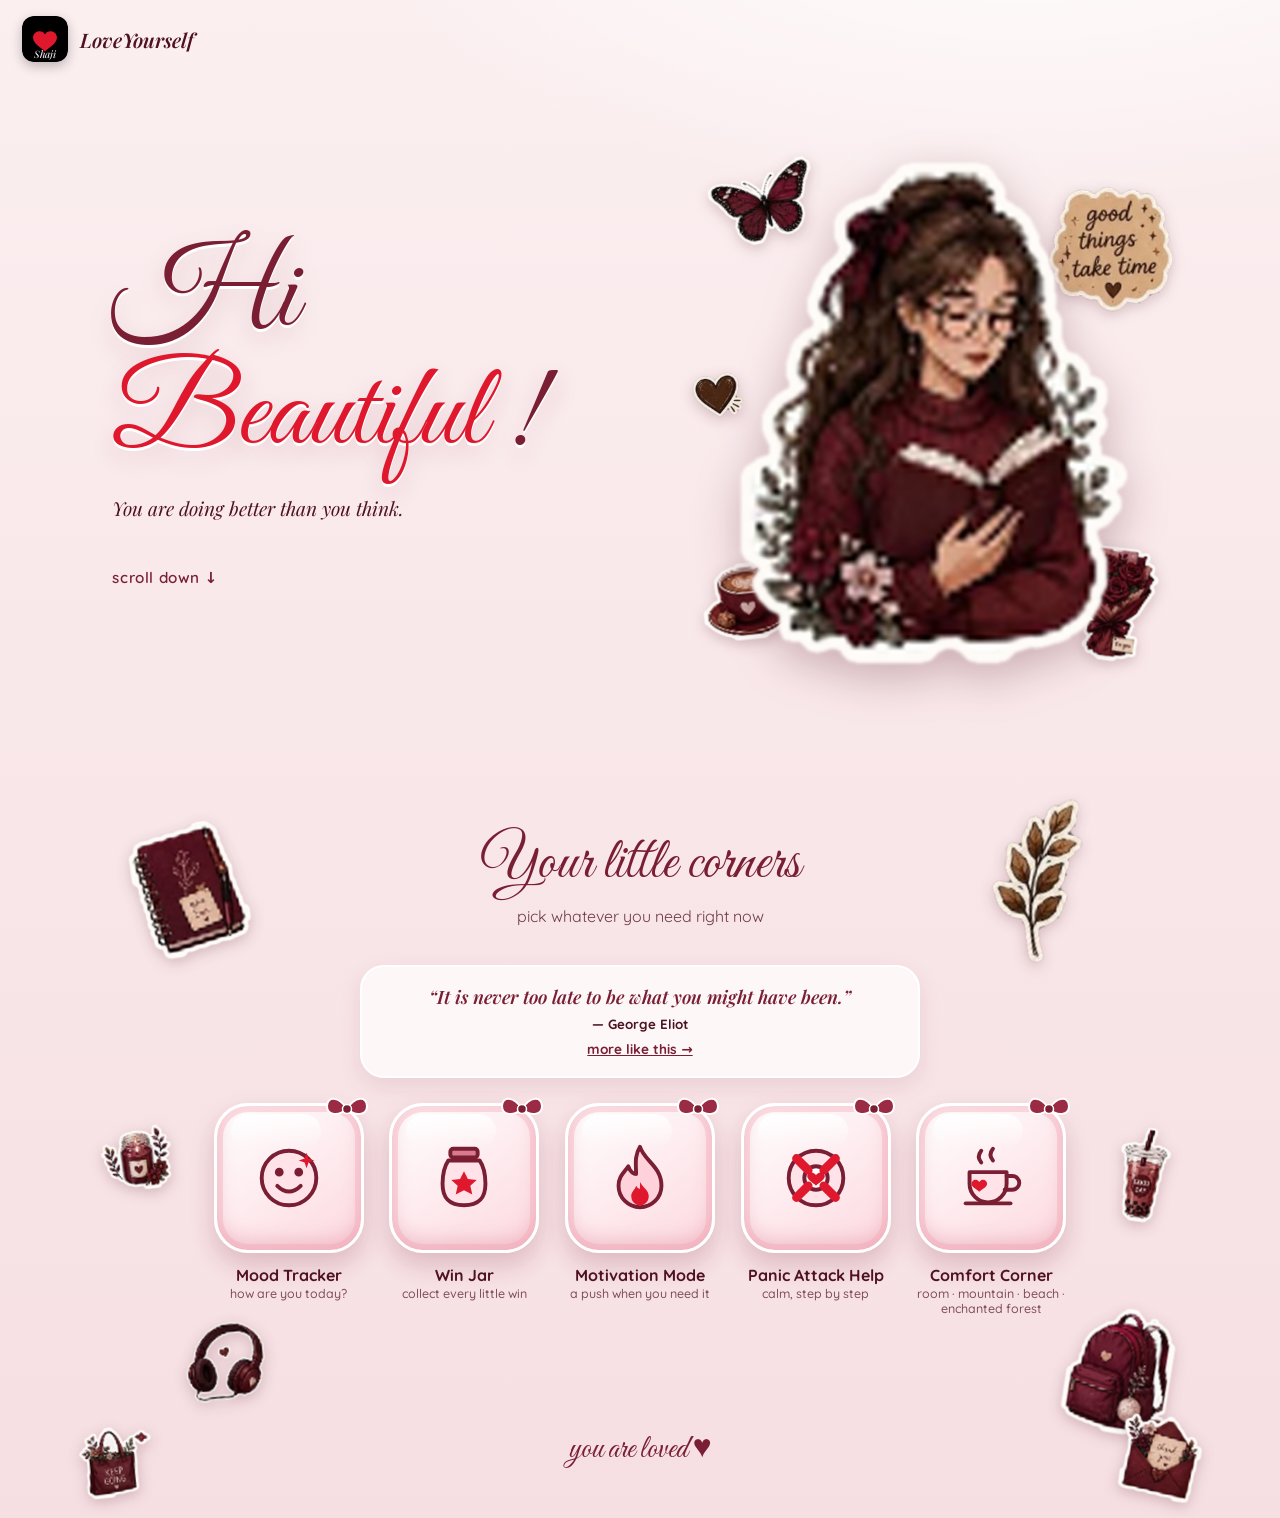
<file: index.html>
<!doctype html>
<html lang="en"><head><meta charset="utf-8">
<meta name="viewport" content="width=device-width,initial-scale=1">
<title>LoveYourself</title>
<link rel="stylesheet" href="style.css?v=4"><link rel="icon" href="favicon.svg" type="image/svg+xml">
<link rel="preconnect" href="https://fonts.googleapis.com"><link rel="preconnect" href="https://fonts.gstatic.com" crossorigin>
<link href="https://fonts.googleapis.com/css2?family=Great+Vibes&family=Playfair+Display:ital,wght@0,600;1,500;1,600&family=Quicksand:wght@500;600;700&display=swap" rel="stylesheet">
</head>
<body>
<header class="top">
  <svg class="logo" viewBox="0 0 100 100" role="img" aria-label="LoveYourself logo"><rect width="100" height="100" rx="22" fill="#000"/><path d="M50 40c-6-12-26-8-26 7 0 14 18 22 26 30 8-8 26-16 26-30 0-15-20-19-26-7z" fill="#e0182d"/><text x="50" y="92" text-anchor="middle" font-family="Playfair Display,Georgia,serif" font-style="italic" font-size="22" fill="#fff">Shaji</text></svg>
  <span class="brand">LoveYourself</span>
</header>
<main>
<section class="hero">
  <div class="greet">
    <h1>Hi <span>Beautiful</span> !</h1>
    <p class="affirm" id="affirm" title="tap for another"></p>
    <a class="hint" href="#tabs">scroll down ↓</a>
  </div>
  <div class="hero-art">
    <img class="stk s-butterfly" src="butterfly.png?v=2" alt="">
    <img class="stk s-goodthings" src="goodthings.png?v=2" alt="">
    <img class="girl" src="girl.png?v=2" alt="A girl in a cosy sweater reading a book">
    <img class="stk s-latte" src="latte.png?v=2" alt="">
    <img class="stk s-roses" src="roses.png?v=2" alt="">
    <img class="stk s-heart" src="heart.png?v=2" alt="">
  </div>
</section>
<section class="tabs" id="tabs">
  <h2>Your little corners</h2>
  <p class="sub">pick whatever you need right now</p>
  <img class="stk d1" src="journal.png?v=2" alt="" loading="lazy">
  <img class="stk d2" src="backpack.png?v=2" alt="" loading="lazy">
  <img class="stk d3" src="headphones.png?v=2" alt="" loading="lazy">
  <img class="stk d4" src="leaf.png?v=2" alt="" loading="lazy">
  <img class="stk d5" src="candle.png?v=2" alt="" loading="lazy">
  <img class="stk d6" src="boba.png?v=2" alt="" loading="lazy">
  <div class="hq" id="hq"><q id="hqq"></q><small id="hqa"></small><a href="motivation.html">more like this →</a></div>
<style>.hq{max-width:560px;margin:0 auto 1.6rem;padding:1.1rem 1.4rem;text-align:center;border-radius:24px;background:rgba(255,255,255,.7);border:2px solid #fff;box-shadow:0 8px 22px rgba(122,31,51,.1)}.hq q{display:block;font:italic 600 1.15rem 'Playfair Display',serif;color:#7a1f33;quotes:'“' '”'}.hq small{display:block;margin:.4rem 0;font-weight:700;color:#4e1220}.hq a{font-size:.85rem;color:#7a1f33;font-weight:700}</style>
<script src="quotes.js"></script><script>(function(){var s=LYQUOTES.filter(function(x){return x.q.length<140}),d=new Date(),i=(d.getFullYear()*400+d.getMonth()*31+d.getDate())%s.length;document.getElementById('hqq').textContent=s[i].q;document.getElementById('hqa').textContent='— '+s[i].a})()</script>
<div class="grid"><a class="tile" href="mood.html"><div class="glass"><svg viewBox="0 0 80 80" fill="none" stroke="#7a1f33" stroke-width="4" stroke-linecap="round"><circle cx="40" cy="40" r="28" fill="#ffe3e8"/><circle cx="30" cy="34" r="2.5" fill="#7a1f33"/><circle cx="50" cy="34" r="2.5" fill="#7a1f33"/><path d="M28 48q12 12 24 0"/><path d="M58 14l2 6 6 2-6 2-2 6-2-6-6-2 6-2z" fill="#e0182d" stroke="none"/></svg><svg class="bow" viewBox="0 0 44 30"><path d="M22 15C14 2 2 2 2 12s12 10 20 3zM22 15c8-13 20-13 20-3s-12 10-20 3z" fill="#9b2b44" stroke="#fff" stroke-width="2"/><circle cx="22" cy="15" r="4.5" fill="#7a1f33" stroke="#fff" stroke-width="1.5"/></svg></div>Mood Tracker<small>how are you today?</small></a><a class="tile" href="win.html"><div class="glass"><svg viewBox="0 0 80 80" fill="none" stroke="#7a1f33" stroke-width="4" stroke-linejoin="round" stroke-linecap="round"><rect x="26" y="10" width="28" height="9" rx="3" fill="#d97a8e"/><path d="M24 22h32c4 6 6 14 6 24 0 14-6 22-22 22S18 60 18 46c0-10 2-18 6-24z" fill="#ffe3e8"/><path d="M40 33l4 8 9 1-6.5 6 2 9-8.5-4.5L31.500 57l2-9-6.500-6 9-1z" fill="#e0182d" stroke="none"/></svg><svg class="bow" viewBox="0 0 44 30"><path d="M22 15C14 2 2 2 2 12s12 10 20 3zM22 15c8-13 20-13 20-3s-12 10-20 3z" fill="#9b2b44" stroke="#fff" stroke-width="2"/><circle cx="22" cy="15" r="4.5" fill="#7a1f33" stroke="#fff" stroke-width="1.5"/></svg></div>Win Jar<small>collect every little win</small></a><a class="tile" href="motivation.html"><div class="glass"><svg viewBox="0 0 80 80" fill="none" stroke="#7a1f33" stroke-width="4" stroke-linejoin="round" stroke-linecap="round"><path d="M40 8c4 14 22 20 22 40a22 22 0 0 1-44 0c0-10 6-14 10-20 2 6 6 8 8 8 0-10-2-18 4-28z" fill="#ffd1da"/><path d="M40 44c3 6 9 8 9 15a9 9 0 0 1-18 0c0-5 4-7 5-11 2 3 3 3 4 3z" fill="#e0182d" stroke="none"/></svg><svg class="bow" viewBox="0 0 44 30"><path d="M22 15C14 2 2 2 2 12s12 10 20 3zM22 15c8-13 20-13 20-3s-12 10-20 3z" fill="#9b2b44" stroke="#fff" stroke-width="2"/><circle cx="22" cy="15" r="4.5" fill="#7a1f33" stroke="#fff" stroke-width="1.5"/></svg></div>Motivation Mode<small>a push when you need it</small></a><a class="tile" href="panic.html"><div class="glass"><svg viewBox="0 0 80 80" fill="none" stroke="#7a1f33" stroke-width="4" stroke-linejoin="round" stroke-linecap="round"><circle cx="40" cy="40" r="28" fill="#ffe3e8"/><circle cx="40" cy="40" r="12" fill="#fff"/><path d="M20 20l12 12M60 20L48 32M20 60l12-12M60 60L48 48" stroke="#e0182d" stroke-width="9"/><path d="M40 46c-4-5-9-3-9 1 0 4 5 6 9 10 4-4 9-6 9-10 0-4-5-6-9-1z" fill="#e0182d" stroke="none" transform="translate(0,-9) scale(1)"/></svg><svg class="bow" viewBox="0 0 44 30"><path d="M22 15C14 2 2 2 2 12s12 10 20 3zM22 15c8-13 20-13 20-3s-12 10-20 3z" fill="#9b2b44" stroke="#fff" stroke-width="2"/><circle cx="22" cy="15" r="4.5" fill="#7a1f33" stroke="#fff" stroke-width="1.5"/></svg></div>Panic Attack Help<small>calm, step by step</small></a><a class="tile" href="comfort.html"><div class="glass"><svg viewBox="0 0 80 80" fill="none" stroke="#7a1f33" stroke-width="4" stroke-linejoin="round" stroke-linecap="round"><path d="M18 34h38v12a19 19 0 0 1-38 0z" fill="#ffe3e8"/><path d="M56 38h6a7 7 0 0 1 0 14h-8" /><path d="M14 66h46" /><path d="M30 12q-5 6 0 12M42 10q-5 6 0 12" /><path d="M37 52c-3-4-8-2-8 2 0 3 4 5 8 8 4-3 8-5 8-8 0-4-5-6-8-2z" fill="#e0182d" stroke="none" transform="translate(-9,-8)"/></svg><svg class="bow" viewBox="0 0 44 30"><path d="M22 15C14 2 2 2 2 12s12 10 20 3zM22 15c8-13 20-13 20-3s-12 10-20 3z" fill="#9b2b44" stroke="#fff" stroke-width="2"/><circle cx="22" cy="15" r="4.5" fill="#7a1f33" stroke="#fff" stroke-width="1.5"/></svg></div>Comfort Corner<small>room · mountain · beach · enchanted forest</small></a></div>
</section>

</main>
<footer><img class="stk f1" src="tote.png?v=2" alt="" loading="lazy"><img class="stk f2" src="letter.png?v=2" alt="" loading="lazy">you are loved ♥</footer>
<script src="script.js"></script>
</body></html>
</file>
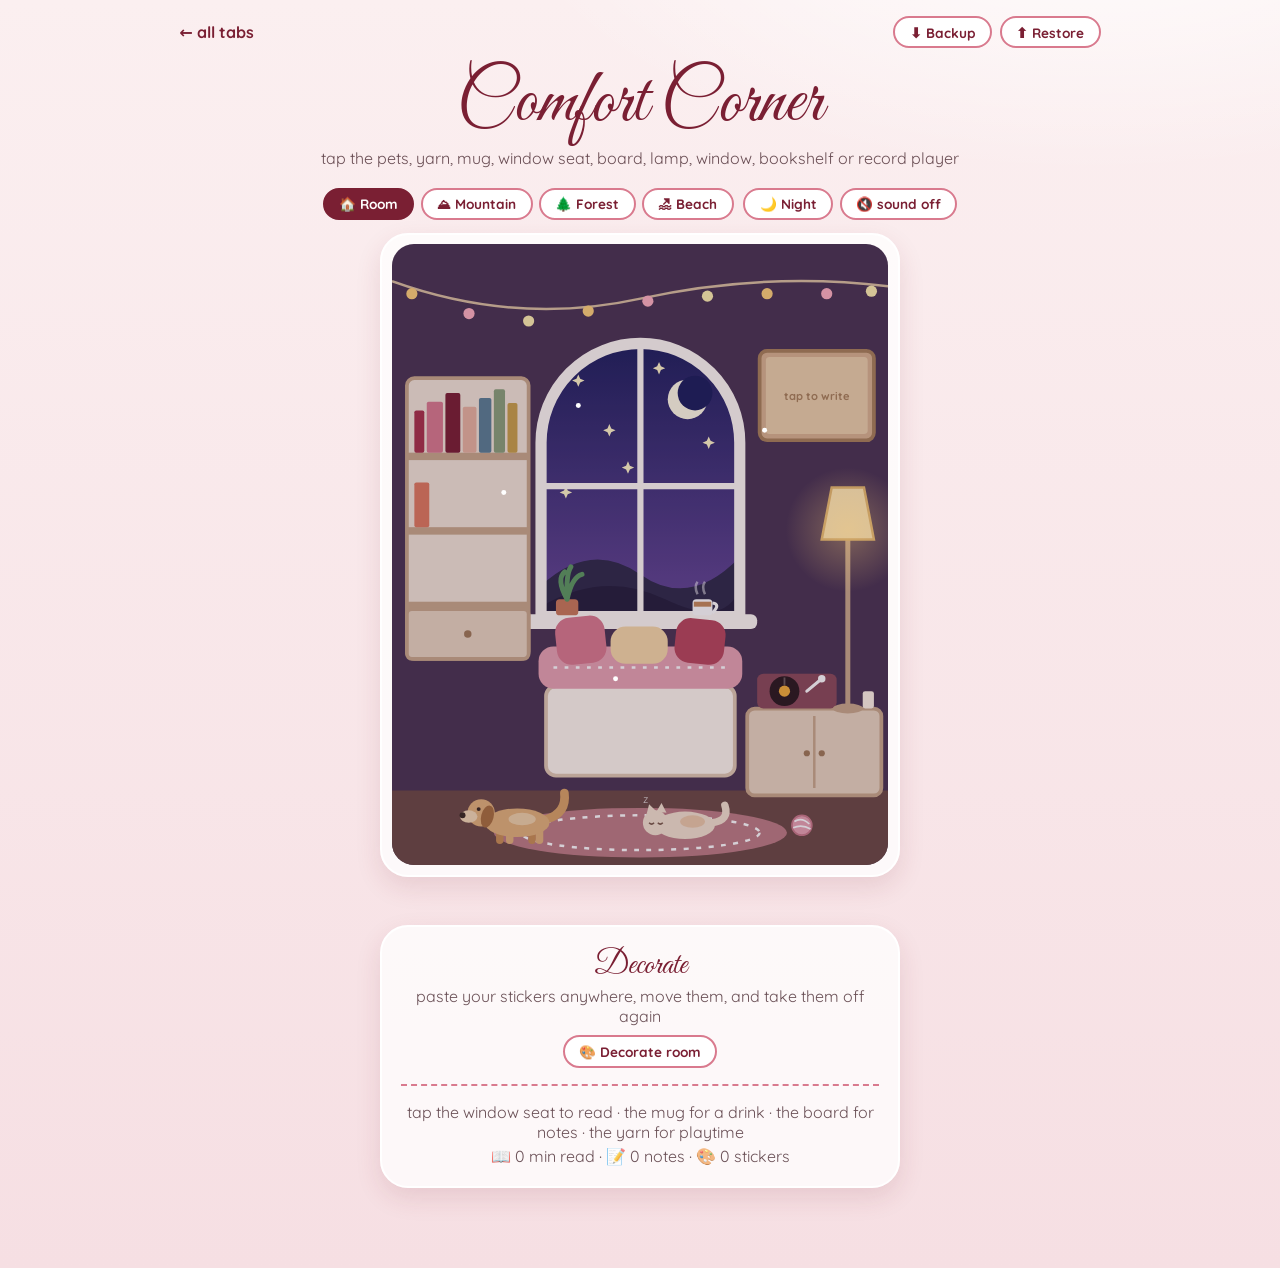
<file: comfort.html>
<!doctype html><html lang="en"><head><meta charset="utf-8"><meta name="viewport" content="width=device-width,initial-scale=1">
<title>Comfort Corner · LoveYourself</title><link rel="icon" href="favicon.svg" type="image/svg+xml"><link rel="stylesheet" href="pages.css?v=2"><link rel="stylesheet" href="comfort.css?v=3"></head>
<body>
<div class="bar"><a class="back" href="index.html#tabs">← all tabs</a><div id="backup" class="row" style="margin:0"></div></div>
<main class="wrap">
  <h1 class="title">Comfort Corner</h1>
  <p class="sub" id="hint">pick a place to rest</p>
  <div class="ctl">
    <div class="scenes" id="scenes"></div>
    <div class="tg"><button class="pill" id="dn"></button><button class="pill" id="snd">🔇 sound off</button></div>
  </div>
  <div class="stage card" id="stage"></div>
  <div class="selbar" id="toast"></div>
  <div class="card" id="garden" hidden style="max-width:520px;margin:1rem auto"></div>
</main>
<div class="modal" id="modal" hidden><div class="mbox"><button class="x" id="mx" aria-label="close">✕</button><div id="mbody"></div></div></div>
<script src="common.js"></script><script src="comfort.js"></script></body></html>
</file>
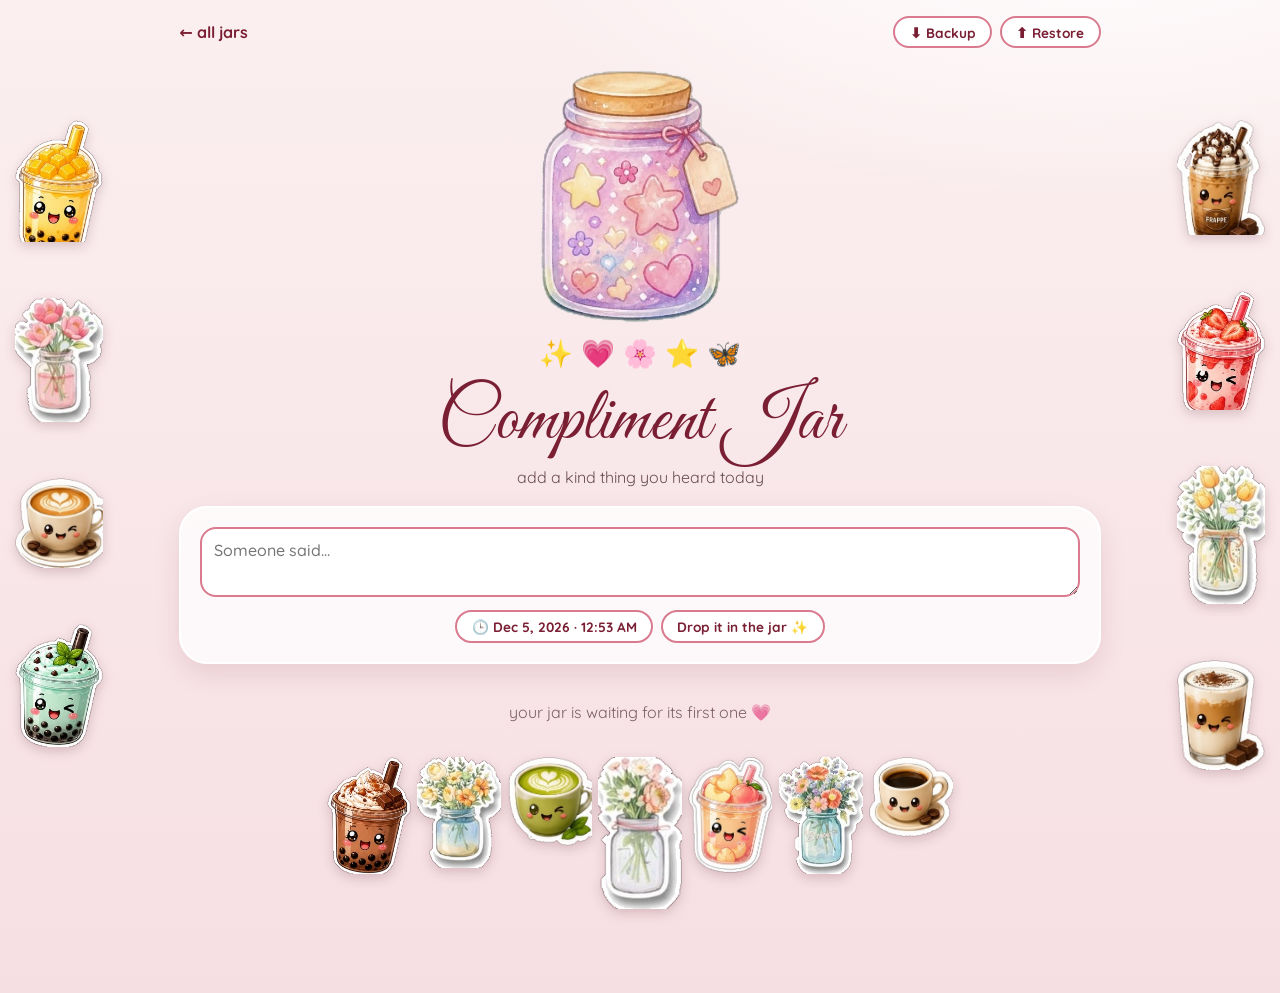
<file: jar.html>
<!doctype html><html lang="en"><head><meta charset="utf-8"><meta name="viewport" content="width=device-width,initial-scale=1">
<title>Jar · LoveYourself</title><link rel="icon" href="favicon.svg" type="image/svg+xml"><link rel="stylesheet" href="pages.css?v=1"></head>
<body>
<div class="bar"><a class="back" href="win.html">← all jars</a><div id="backup" class="row" style="margin:0"></div></div>
<div class="side l" data-kw="bo_02,fj_11,cf_10,bo_20"></div><div class="side r" data-kw="cf_02,bo_13,fj_13,cf_22"></div>
<main class="wrap">
  <div class="jarhead" id="head"></div>
  <div class="emo"><span>✨</span><span>💗</span><span>🌸</span><span>⭐</span><span>🦋</span></div>
  <h1 class="title" id="title"></h1><p class="sub" id="prompt"></p>
  <div class="card"><textarea class="note" id="txt" placeholder="write it here…"></textarea>
    <div class="row"><span class="pill" id="now" style="cursor:default"></span><button class="pill" id="add">Drop it in the jar ✨</button></div></div>
  <h2 class="sec" id="count"></h2><div id="list"></div>
<div class="strip kws" data-kw="bo_23,fj_31,cf_31,fj_30,bo_30,fj_33,cf_32"></div></main>
<script src="common.js"></script><script src="jar.js"></script><script src="deco.js"></script></body></html>
</file>
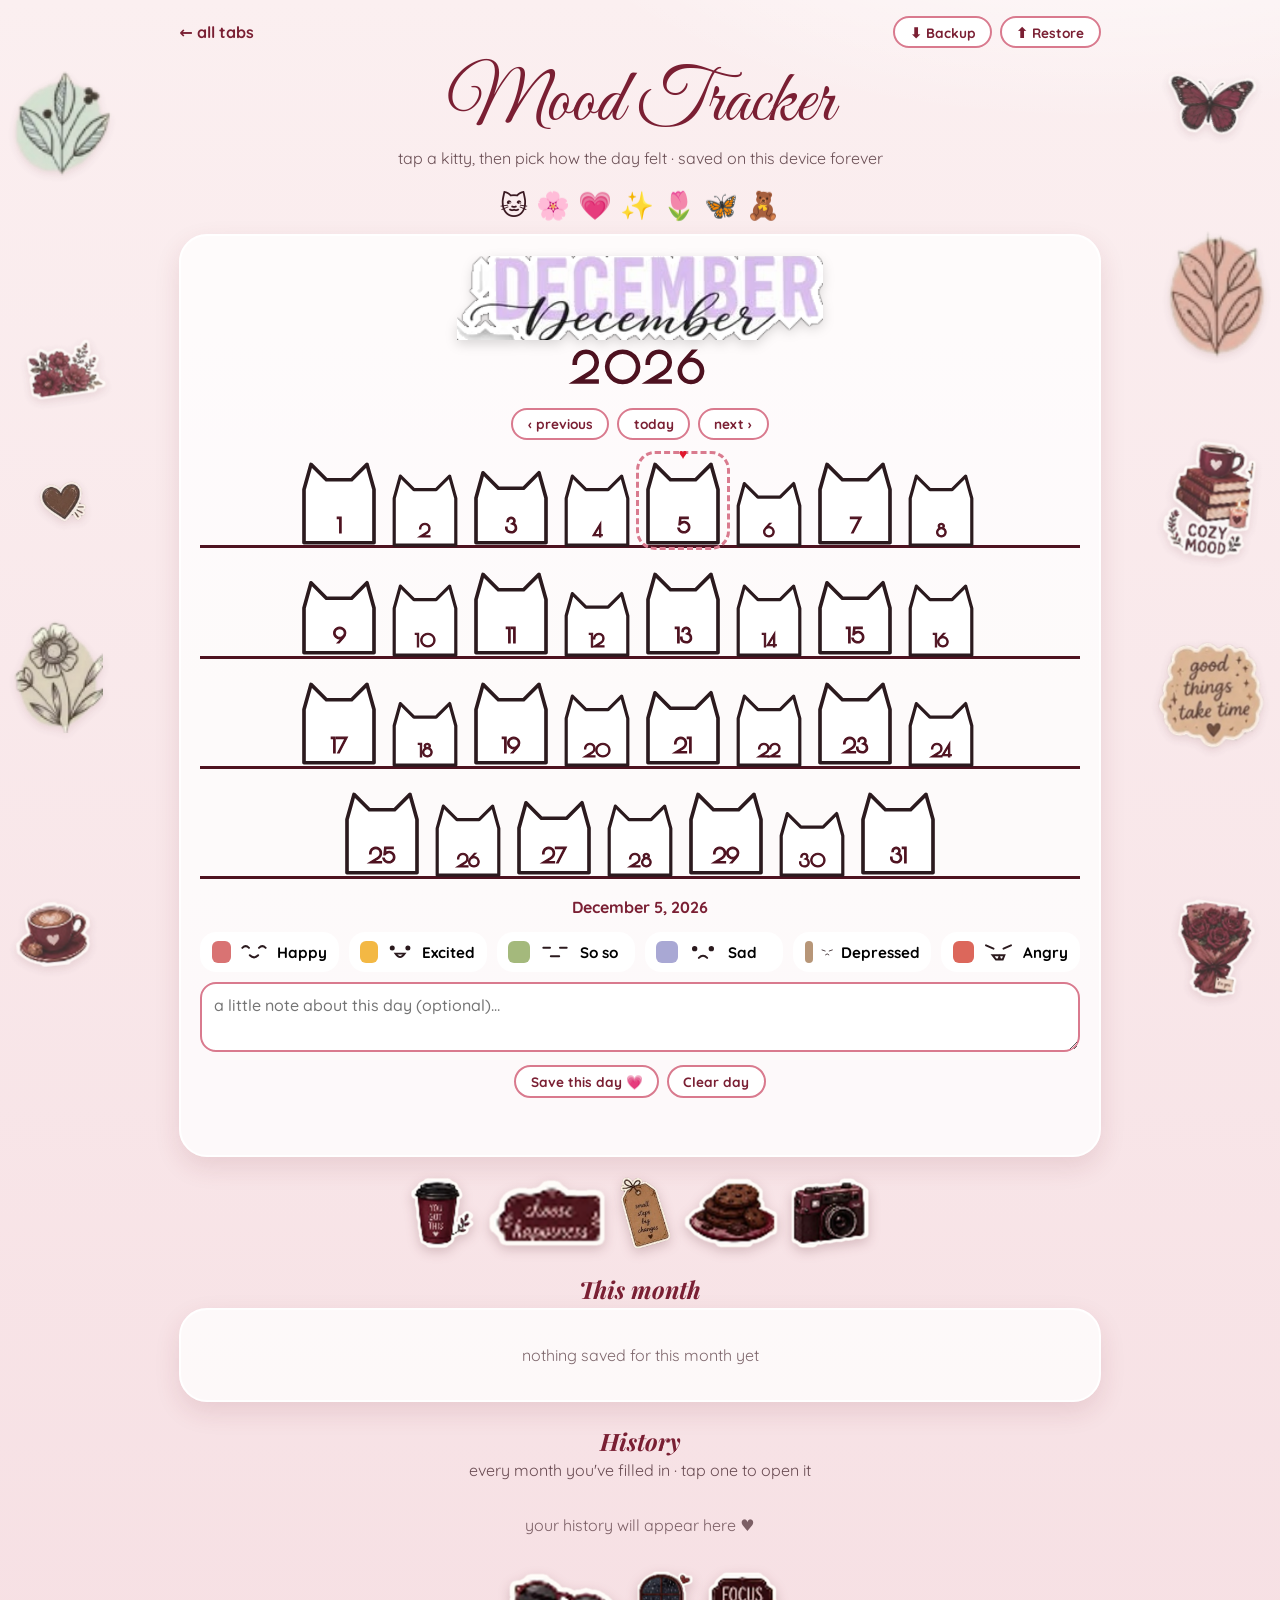
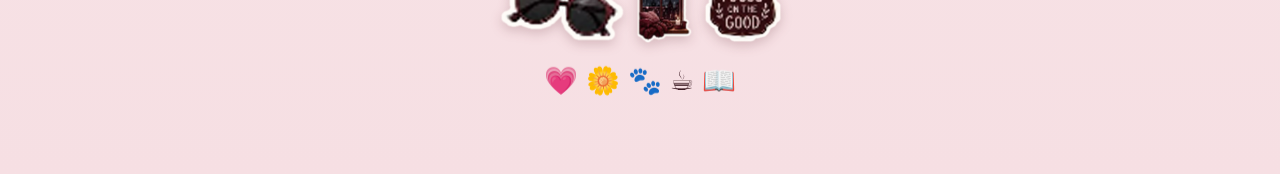
<file: mood.html>
<!doctype html><html lang="en"><head><meta charset="utf-8"><meta name="viewport" content="width=device-width,initial-scale=1">
<title>Mood Tracker · LoveYourself</title><link rel="icon" href="favicon.svg" type="image/svg+xml"><link rel="stylesheet" href="pages.css?v=1"></head>
<body>
<div class="bar"><a class="back" href="index.html#tabs">← all tabs</a><div id="backup" class="row" style="margin:0"></div></div>
<img class="deco" src="ly_b_00.png" style="width:100px;left:1%;top:70px" alt="">
<img class="deco" src="ly_b_22.png" style="width:100px;right:1%;top:230px" alt="">
<img class="deco" src="ly_b_40.png" style="width:90px;left:1%;top:620px" alt="">
<img class="deco" src="butterfly.png" style="width:90px;right:2%;top:70px;transform:rotate(10deg)" alt="">
<img class="deco" src="goodthings.png" style="width:110px;right:1%;top:640px;transform:rotate(7deg)" alt="">
<img class="deco" src="flowers.png" style="width:80px;left:2%;top:340px;transform:rotate(-8deg)" alt="">
<img class="deco" src="heart.png" style="width:50px;left:3%;top:480px" alt="">
<img class="deco" src="cozymood.png" style="width:90px;right:2%;top:440px;transform:rotate(6deg)" alt="">
<img class="deco" src="latte.png" style="width:80px;left:1%;top:900px;transform:rotate(-6deg)" alt="">
<img class="deco" src="roses.png" style="width:80px;right:2%;top:900px;transform:rotate(8deg)" alt="">
<main class="wrap">
  <h1 class="title">Mood Tracker</h1>
  <p class="sub">tap a kitty, then pick how the day felt · saved on this device forever</p>
  <div class="emo"><span>🐱</span><span>🌸</span><span>💗</span><span>✨</span><span>🌷</span><span>🦋</span><span>🧸</span></div>
  <div class="card">
    <div class="mhead"><div id="msticker"></div><div class="year" id="year"></div></div>
    <div class="nav"><button class="pill" id="prev">‹ previous</button><button class="pill" id="now">today</button><button class="pill" id="next">next ›</button></div>
    <div id="shelves"></div>
    <div class="selbar" id="selbar"></div>
    <div class="legend" id="legend"></div>
    <textarea class="note" id="note" placeholder="a little note about this day (optional)…"></textarea>
    <div class="row"><button class="pill" id="save">Save this day 💗</button><button class="pill" id="clear">Clear day</button></div>
    <div class="selbar" id="msg"></div>
  </div>
  <div class="strip"><img src="yougotthis.png" alt=""><img src="choosehappiness.png" alt=""><img src="smallsteps.png" alt=""><img src="cookies.png" alt=""><img src="camera.png" alt=""></div>
  <h2 class="sec">This month</h2><div class="card" id="tally"></div>
  <h2 class="sec">History</h2><p class="sub">every month you've filled in · tap one to open it</p>
  <div class="hist" id="hist"></div>
<div class="strip"><img src="sunglasses.png" alt=""><img src="window.png" alt=""><img src="focus.png" alt=""></div><div class="emo"><span>💗</span><span>🌼</span><span>🐾</span><span>☕</span><span>📖</span></div></main>
<script src="common.js"></script><script src="mood.js"></script></body></html>
</file>
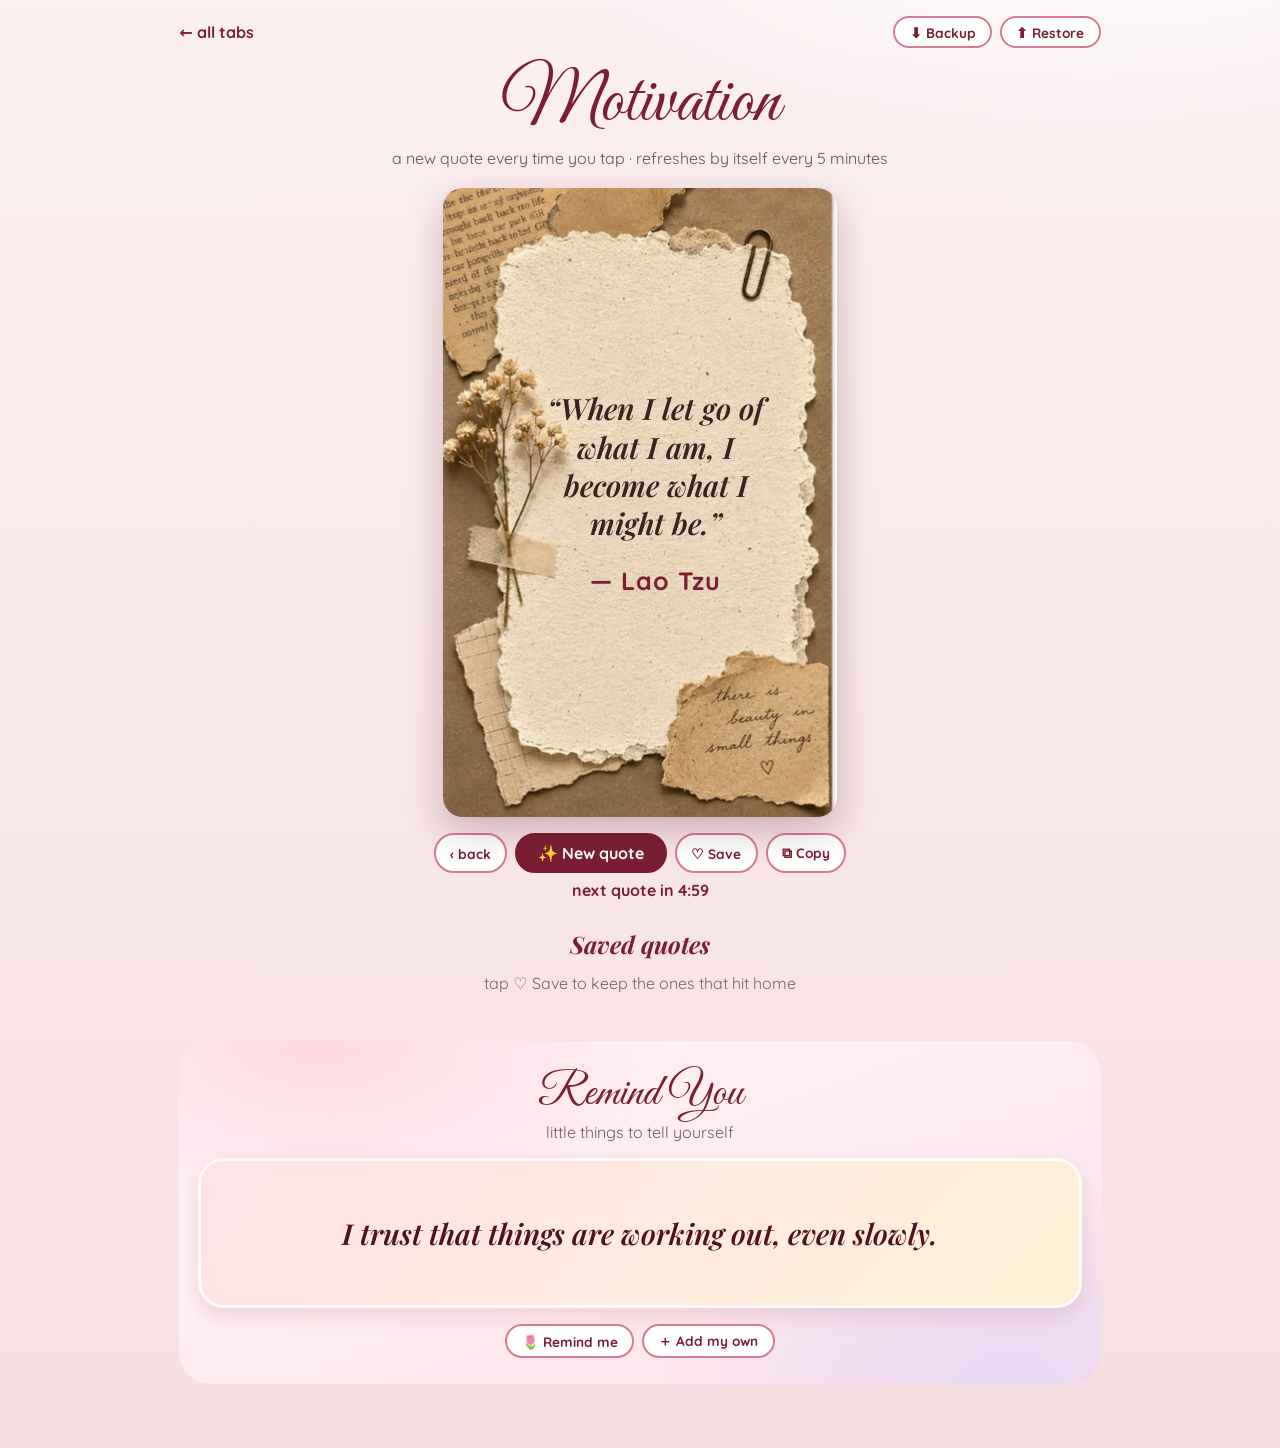
<file: motivation.html>
<!doctype html><html lang="en"><head><meta charset="utf-8"><meta name="viewport" content="width=device-width,initial-scale=1">
<title>Motivation · LoveYourself</title><link rel="icon" href="favicon.svg" type="image/svg+xml"><link rel="stylesheet" href="pages.css?v=2"><link rel="stylesheet" href="motivation.css?v=1"></head>
<body>
<div class="bar"><a class="back" href="index.html#tabs">← all tabs</a><div id="backup" class="row" style="margin:0"></div></div>
<main class="wrap">
  <h1 class="title">Motivation</h1>
  <p class="sub">a new quote every time you tap · refreshes by itself every 5 minutes</p>
  <div class="qcard" id="qcard"><div class="qtext" id="qtext"><p id="q"></p><cite id="qa"></cite></div></div>
  <div class="row"><button class="pill" id="prev">‹ back</button><button class="pill big" id="next">✨ New quote</button><button class="pill" id="fav">♡ Save</button><button class="pill" id="copy">⧉ Copy</button></div>
  <div class="selbar" id="timer"></div>
  <h2 class="sec">Saved quotes</h2><div id="favs"></div>
  <div class="remind" id="remind"><h2 class="sec2">Remind You</h2><p class="sub2">little things to tell yourself</p>
    <div class="aff" id="aff"></div>
    <div class="row"><button class="pill" id="anext">🌷 Remind me</button><button class="pill" id="aadd">＋ Add my own</button></div>
    <div id="mine"></div></div>
</main>
<script src="common.js"></script><script src="quotes.js"></script><script src="bg.js"></script><script src="motivation.js"></script></body></html>
</file>
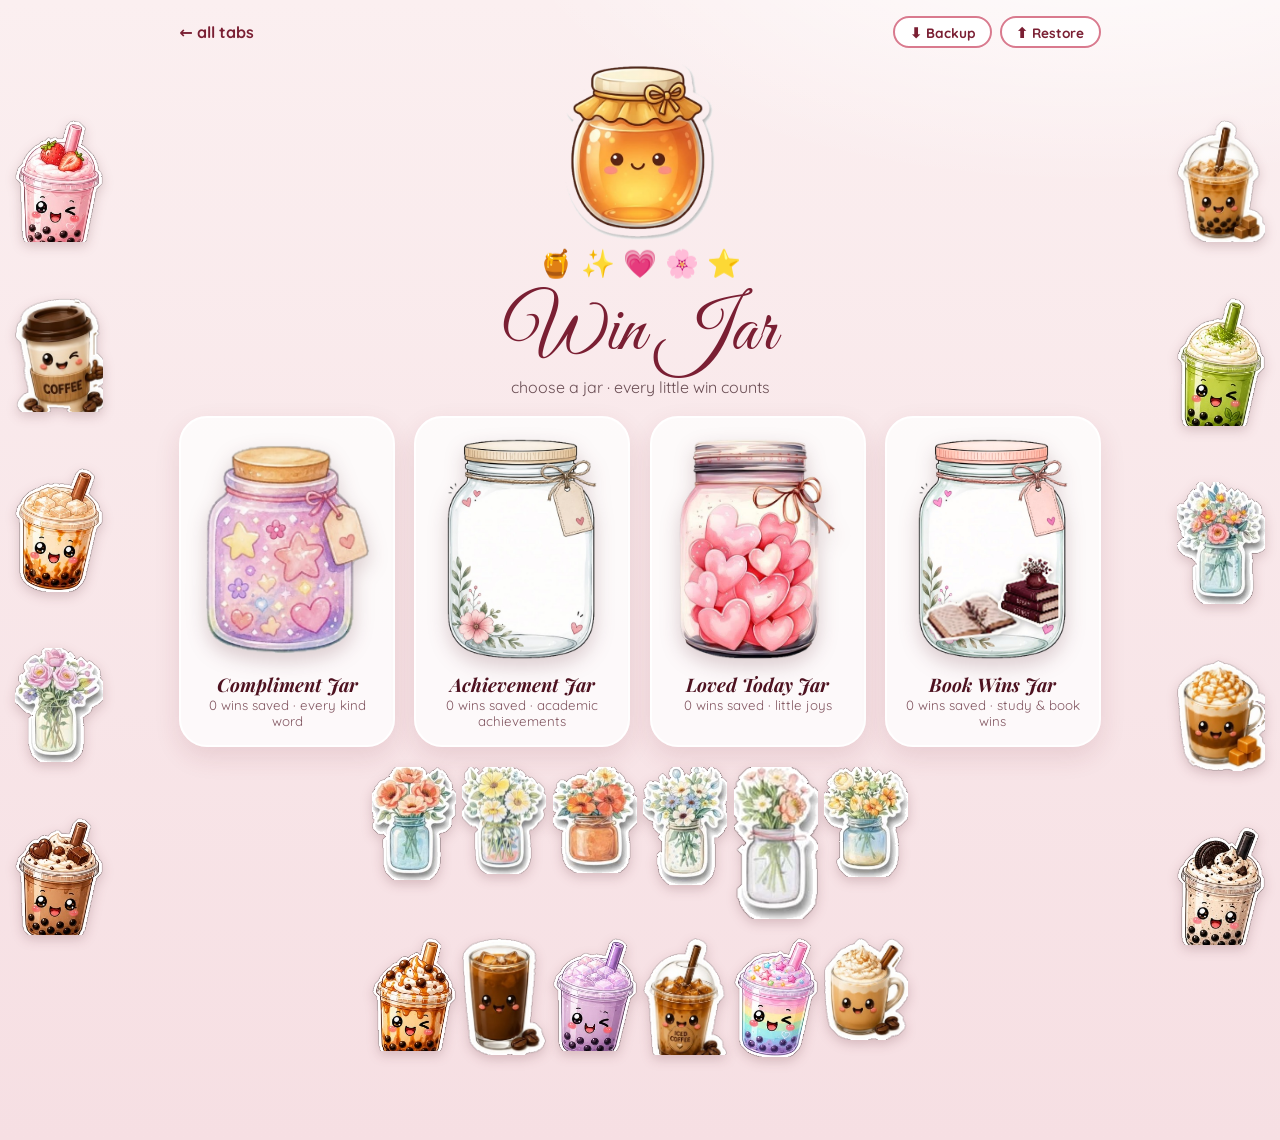
<file: win.html>
<!doctype html><html lang="en"><head><meta charset="utf-8"><meta name="viewport" content="width=device-width,initial-scale=1">
<title>Win Jar · LoveYourself</title><link rel="icon" href="favicon.svg" type="image/svg+xml"><link rel="stylesheet" href="pages.css?v=1"></head>
<body>
<div class="bar"><a class="back" href="index.html#tabs">← all tabs</a><div id="backup" class="row" style="margin:0"></div></div>
<div class="side l" data-kw="bo_00,cf_00,bo_21,fj_01,bo_10"></div><div class="side r" data-kw="cf_20,bo_03,fj_03,cf_11,bo_12"></div>
<main class="wrap">
  <div class="honey"><img src="ly_jar_honey.png" alt="a smiling jar"><i class="lid" style="left:34.5%;top:54%"></i><i class="lid" style="left:62.3%;top:54%;animation-delay:.03s"></i></div>
  <div class="emo"><span>🍯</span><span>✨</span><span>💗</span><span>🌸</span><span>⭐</span></div><h1 class="title">Win Jar</h1>
  <p class="sub">choose a jar · every little win counts</p>
  <div class="jars" id="jars"></div>
<div class="strip kws" data-kw="fj_00,fj_02,fj_10,fj_21,fj_30,fj_31"></div><div class="strip kws" data-kw="bo_01,cf_21,bo_11,cf_01,bo_22,cf_12"></div></main>
<script src="common.js"></script><script src="jar.js"></script><script src="deco.js"></script></body></html>
</file>
<file: style.css>
:root{
  --bg:#fbeff0; --bg2:#f6dfe3; --wine:#7a1f33; --wine-d:#4e1220; --rose:#d97a8e; --cream:#fff8f3; --ink:#3b1a22;
  --script:'Great Vibes','Parisienne',cursive; --serif:'Playfair Display',Georgia,serif; --sans:'Quicksand',system-ui,sans-serif;
}
*{box-sizing:border-box;margin:0;padding:0}
html{scroll-behavior:smooth}
body{font-family:var(--sans);color:var(--ink);background:radial-gradient(1200px 600px at 80% -10%,#fff 0%,transparent 60%),linear-gradient(180deg,var(--bg),var(--bg2));min-height:100vh;overflow-x:hidden}
img{max-width:100%;display:block}

/* top bar */
.top{display:flex;align-items:center;gap:.7rem;padding:1rem 1.4rem;position:relative;z-index:5}
.logo{width:46px;height:46px;border-radius:12px;box-shadow:0 4px 12px rgba(0,0,0,.25)}
.brand{font-family:var(--serif);font-style:italic;font-weight:600;font-size:1.25rem;color:var(--wine-d)}

/* hero */
.hero{position:relative;display:grid;grid-template-columns:1.1fr .9fr;align-items:center;gap:1rem;max-width:1100px;margin:0 auto;padding:2rem 1.4rem 4rem;min-height:78vh}
.greet{position:relative;z-index:2}
.greet h1{font-family:var(--script);font-weight:400;font-size:clamp(3.6rem,10vw,7.4rem);line-height:1;color:var(--wine);text-shadow:0 3px 0 #fff,0 10px 24px rgba(122,31,51,.18)}
.greet h1 span{color:#e0182d}
.affirm{margin-top:1.2rem;font-family:var(--serif);font-style:italic;font-size:1.2rem;color:var(--wine-d);min-height:3.2rem;max-width:30ch;transition:opacity .4s}
.hint{margin-top:1.4rem;display:inline-flex;align-items:center;gap:.5rem;font-size:.95rem;color:var(--wine);text-decoration:none;font-weight:600;letter-spacing:.04em;animation:bob 2.4s ease-in-out infinite}
.hero-art{position:relative;height:min(62vh,520px);display:flex;justify-content:center;align-items:center}
.girl{height:100%;max-height:520px;width:auto;filter:drop-shadow(0 14px 22px rgba(78,18,32,.28));position:relative;z-index:2}
.stk{position:absolute;filter:drop-shadow(0 4px 7px rgba(78,18,32,.22));animation:float 6s ease-in-out infinite;pointer-events:none}
.s-butterfly{width:110px;top:2%;left:2%;transform:rotate(-12deg)}
.s-goodthings{width:130px;top:6%;right:-2%;transform:rotate(8deg);animation-delay:-2s}
.s-latte{width:96px;bottom:6%;left:0;transform:rotate(-6deg);animation-delay:-1s}
.s-roses{width:96px;bottom:2%;right:2%;transform:rotate(7deg);animation-delay:-3s}
.s-heart{width:54px;top:42%;left:-2%;animation-delay:-4s}

/* tabs */
.tabs{position:relative;max-width:1000px;margin:0 auto;padding:3rem 1.4rem 5rem}
.tabs h2{font-family:var(--script);font-weight:400;text-align:center;font-size:clamp(2.4rem,6vw,3.6rem);color:var(--wine);margin-bottom:.4rem}
.tabs .sub{text-align:center;color:var(--wine-d);opacity:.8;margin-bottom:2.4rem}
.grid{display:flex;flex-wrap:wrap;justify-content:center;gap:1.8rem 1.6rem;position:relative;z-index:2}
.tile{width:150px;text-decoration:none;color:var(--wine-d);text-align:center;font-weight:700;transition:transform .2s}
.tile:hover{transform:translateY(-6px) rotate(-1.5deg)}
.glass{position:relative;width:150px;height:150px;border-radius:34px;display:grid;place-items:center;margin-bottom:.7rem;
  background:linear-gradient(145deg,rgba(255,255,255,.95),rgba(255,214,222,.75));
  border:3px solid #fff;box-shadow:0 12px 24px rgba(122,31,51,.2),inset 0 0 0 6px rgba(240,160,178,.35),inset 0 -10px 18px rgba(217,122,142,.35)}
.glass::before{content:"";position:absolute;top:8px;left:14px;right:40px;height:34px;border-radius:30px;background:linear-gradient(180deg,rgba(255,255,255,.85),transparent)}
.glass svg{width:78px;height:78px;position:relative}
.glass .bow{position:absolute;top:-12px;right:-8px;width:44px;height:30px}
.tile small{display:block;font-weight:500;opacity:.7;font-size:.78rem;margin-top:.1rem}
.d1{position:absolute;width:120px;left:-10px;top:40px;transform:rotate(-8deg)}
.d2{position:absolute;width:110px;right:-34px;bottom:-40px;transform:rotate(9deg)}
.d3{position:absolute;width:90px;left:4%;bottom:-10px;transform:rotate(-5deg)}
.d4{position:absolute;width:90px;right:6%;top:10px;transform:rotate(10deg)}
.d5{position:absolute;width:74px;left:-4%;top:56%;transform:rotate(-7deg);animation-delay:-2s}
.d6{position:absolute;width:54px;right:-3%;top:56%;transform:rotate(8deg);animation-delay:-3s}

/* placeholder sections */
.panel{max-width:760px;margin:0 auto 2.2rem;padding:2rem 1.6rem;border-radius:30px;background:rgba(255,255,255,.7);border:2px dashed var(--rose);text-align:center;scroll-margin-top:1rem}
.panel h3{font-family:var(--serif);font-style:italic;color:var(--wine);font-size:1.7rem;margin-bottom:.4rem}
.panel p{color:var(--wine-d);opacity:.8}
.panel a{display:inline-block;margin-top:1rem;color:var(--wine);font-weight:600;text-decoration:none}
footer{position:relative;text-align:center;padding:2rem 1rem 3rem;font-family:var(--script);font-size:2rem;color:var(--wine)}

.f1{width:78px;left:6%;bottom:1.2rem;transform:rotate(-6deg)}
.f2{width:84px;right:6%;bottom:1rem;transform:rotate(7deg);animation-delay:-2s}

@keyframes float{0%,100%{translate:0 0}50%{translate:0 -10px}}
@keyframes bob{0%,100%{transform:translateY(0)}50%{transform:translateY(6px)}}
@media (max-width:760px){
  .hero{grid-template-columns:1fr;text-align:center;padding-top:.5rem;min-height:auto}
  .affirm{margin-inline:auto}
  .hero-art{height:380px}
  .s-goodthings{width:105px}.s-butterfly{width:84px}.s-latte{width:74px}.s-roses{width:74px}
  .tile,.glass{width:132px}.glass{height:132px}
  .d1,.d4,.d5,.d6{display:none}.f1,.f2{width:56px}.d2,.d3{width:70px}.d2{right:-10px;bottom:-30px}
}
@media (prefers-reduced-motion:reduce){*{animation:none!important}html{scroll-behavior:auto}}

/* a thought for right now (home) */
.thought{max-width:640px;margin:3.6rem auto 2.4rem;padding:0 1.4rem;transition:opacity .35s;position:relative;z-index:2}
.thought a{display:block;text-decoration:none;color:var(--wine-d);text-align:center;padding:1.5rem 1.6rem 1.2rem;border-radius:30px;
  background:linear-gradient(145deg,rgba(255,255,255,.95),rgba(255,226,232,.8));border:3px solid #fff;
  box-shadow:0 12px 26px rgba(122,31,51,.16),inset 0 0 0 6px rgba(240,160,178,.25);transition:transform .2s}
.thought a:hover{transform:translateY(-4px) rotate(-.4deg)}
.thought .tl{display:block;font-family:var(--script);font-size:1.9rem;color:var(--wine);line-height:1}
.thought q{display:block;margin-top:.6rem;font-family:var(--serif);font-style:italic;font-size:1.15rem;line-height:1.45;quotes:"\201C" "\201D"}
.thought .ta{display:block;margin-top:.5rem;font-family:var(--script);font-size:1.5rem;color:#9b2b44}
.thought .tm{display:block;margin-top:.7rem;font-size:.82rem;font-weight:700;letter-spacing:.04em;opacity:.7}
</file>
<file: pages.css>
@import url('https://fonts.googleapis.com/css2?family=Great+Vibes&family=Playfair+Display:ital,wght@1,600&family=Poiret+One&family=Quicksand:wght@500;600;700&display=swap');
:root{--wine:#7a1f33;--wine-d:#4e1220;--rose:#d97a8e;--ink:#3b1a22;--cream:#fff8f3}
*{box-sizing:border-box;margin:0;padding:0}
body{font-family:Quicksand,system-ui,sans-serif;color:var(--ink);min-height:100vh;overflow-x:hidden;background:radial-gradient(1000px 500px at 85% -10%,#fff,transparent 60%),linear-gradient(180deg,#fbeff0,#f6dfe3)}
img{max-width:100%;display:block}
.bar{display:flex;justify-content:space-between;align-items:center;gap:.6rem;flex-wrap:wrap;padding:1rem 1.2rem;max-width:960px;margin:0 auto;position:relative;z-index:3}
.back{color:var(--wine);font-weight:700;text-decoration:none}
.pill{background:#fff;border:2px solid var(--rose);color:var(--wine);border-radius:999px;padding:.35rem .9rem;font:700 .85rem Quicksand;cursor:pointer;display:inline-block}
.pill:hover{background:#ffe3e8}
.wrap{position:relative;max-width:960px;margin:0 auto;padding:0 1.2rem 4rem;z-index:2}
h1.title{font-family:'Great Vibes',cursive;font-weight:400;color:var(--wine);font-size:clamp(2.8rem,8vw,4.6rem);text-align:center;line-height:1.1}
.sub{text-align:center;opacity:.75;margin:.2rem 0 1.2rem}
.deco{position:absolute;pointer-events:none;opacity:.8;z-index:1;filter:drop-shadow(0 3px 5px rgba(78,18,32,.15))}
.card{background:rgba(255,255,255,.78);border:2px solid #fff;border-radius:28px;box-shadow:0 10px 26px rgba(122,31,51,.12);padding:1.2rem}
/* mood */
.mhead{display:flex;flex-direction:column;align-items:center;gap:.2rem;margin-bottom:1rem}
.msticker{height:84px;filter:drop-shadow(0 4px 6px rgba(0,0,0,.15))}
.mfall{font:800 2.3rem 'Poiret One';-webkit-text-stroke:1.3px var(--wine-d);color:var(--wine-d);letter-spacing:.06em;padding:.2rem 1rem;background:#fff;border-radius:14px;transform:rotate(-2deg);box-shadow:0 4px 8px rgba(0,0,0,.12)}
.year{font:800 2.6rem 'Poiret One';-webkit-text-stroke:1.6px var(--wine-d);color:var(--wine-d);letter-spacing:.12em}
.nav{display:flex;gap:.5rem;align-items:center;justify-content:center;margin:.4rem 0 1rem;flex-wrap:wrap}
.shelf{display:flex;justify-content:center;align-items:flex-end;gap:2px;border-bottom:3px solid var(--wine-d);padding:0 .3rem;margin-bottom:1.1rem}
.day{position:relative;flex:1 1 0;max-width:84px;min-width:0;cursor:pointer;background:none;border:0;transition:transform .15s}
.day:hover{transform:translateY(-4px)}.day:nth-child(even){margin-bottom:-2px;transform:scale(.88);transform-origin:bottom}.day:nth-child(even):hover{transform:scale(.88) translateY(-4px)}
.day svg{width:100%;height:auto;display:block}
.day b{position:absolute;left:0;right:0;bottom:10%;text-align:center;font:800 clamp(.8rem,2.6vw,1.25rem) 'Poiret One';-webkit-text-stroke:1.2px var(--wine-d);color:var(--wine-d)}
.day.sel{outline:3px dashed var(--rose);outline-offset:2px;border-radius:14px}
.day.today::after{content:'♥';position:absolute;top:-10px;left:50%;translate:-50% 0;color:#e0182d;font-size:.9rem}
.legend{display:grid;grid-template-columns:repeat(auto-fit,minmax(120px,1fr));gap:.6rem;margin:.6rem 0}
.lg{display:flex;align-items:center;gap:.5rem;padding:.45rem .6rem;border-radius:16px;border:2px solid transparent;background:#fff;cursor:pointer;font:700 .95rem Quicksand}
.lg i{width:22px;height:22px;border-radius:6px;display:block}.lg.on{border-color:var(--wine)}.lg svg{width:34px;height:20px}
.selbar{text-align:center;font-weight:700;color:var(--wine);margin:.4rem 0;min-height:1.6rem}
.note{width:100%;border:2px solid var(--rose);border-radius:16px;padding:.7rem;font:500 1rem Quicksand;resize:vertical;min-height:70px;background:#fff}
.row{display:flex;gap:.5rem;flex-wrap:wrap;justify-content:center;margin-top:.6rem}
.hist{display:grid;grid-template-columns:repeat(auto-fill,minmax(150px,1fr));gap:.7rem;margin-top:.8rem}
.hm{background:#fff;border-radius:18px;padding:.7rem;cursor:pointer;border:2px solid transparent;text-align:center}.hm:hover{border-color:var(--rose)}
.dots{display:flex;gap:2px;flex-wrap:wrap;justify-content:center;margin-top:.4rem}.dots s{width:9px;height:9px;border-radius:50%;display:block}
h2.sec{font-family:'Playfair Display',serif;font-style:italic;color:var(--wine);margin:1.4rem 0 .2rem;text-align:center}
/* win jar */
.jars{display:grid;grid-template-columns:repeat(auto-fit,minmax(200px,1fr));gap:1.2rem;margin-top:1rem}
.jarcard{text-decoration:none;color:var(--wine-d);text-align:center;padding:1rem .8rem;transition:transform .2s}
.jarcard:hover{transform:translateY(-6px) rotate(-1deg)}
.jarcard .ji{position:relative;height:210px;display:grid;place-items:center}.jarcard .ji img.j{filter:drop-shadow(0 8px 10px rgba(78,18,32,.2))}
.jarcard h3{font-family:'Playfair Display',serif;font-style:italic;margin-top:.5rem}.jarcard small{display:block;opacity:.7}
.tint{filter:hue-rotate(-30deg) saturate(1.4) drop-shadow(0 8px 10px rgba(78,18,32,.2))!important}
.jw{position:relative;display:inline-block;height:100%}.jw>img.j{height:100%;width:auto;max-height:none}.inbook{position:absolute;height:auto;filter:drop-shadow(0 2px 3px rgba(0,0,0,.25))}
.honey{position:relative;width:150px;margin:0 auto}.honey img{width:100%}
.lid{position:absolute;width:11%;aspect-ratio:1;border-radius:50%;background:#f4ae3a;translate:-50% -50%;transform:scaleY(0);animation:blink 4.2s infinite}
.lid::after{content:'';position:absolute;left:12%;right:12%;top:55%;height:3px;border-radius:3px;background:#4a2a14}
@keyframes blink{0%,92%,100%{transform:scaleY(0)}95%,97%{transform:scaleY(1)}}
.jarhead{display:flex;justify-content:center}.jarhead .ji{height:250px;display:block}
.entry{background:#fff;border-radius:18px;padding:.8rem 1rem;margin-top:.6rem;display:flex;gap:.7rem;justify-content:space-between;align-items:flex-start;border-left:6px solid var(--rose)}
.entry p{font-weight:600;white-space:pre-wrap;word-break:break-word}.entry time{font-size:.78rem;opacity:.65}
.entry button{background:none;border:0;cursor:pointer;font-size:1.1rem;opacity:.5}.entry button:hover{opacity:1}
.empty{text-align:center;opacity:.65;padding:1rem}
@media(max-width:600px){.deco{display:none}.msticker{height:64px}}
@media(prefers-reduced-motion:reduce){*{animation:none!important}}

.emo{display:flex;justify-content:center;gap:.5rem;font-size:1.7rem;margin:.4rem 0 .8rem;flex-wrap:wrap}
.emo span{animation:fl 3s ease-in-out infinite}.emo span:nth-child(2n){animation-delay:-1s}.emo span:nth-child(3n){animation-delay:-2s}
@keyframes fl{50%{transform:translateY(-6px) rotate(6deg)}}
.strip{display:flex;justify-content:center;gap:.6rem;flex-wrap:wrap;margin:1.2rem 0}.strip img{height:74px;width:auto;filter:drop-shadow(0 4px 6px rgba(78,18,32,.2))}
.day i{position:absolute;top:-4px;right:-2px;font-style:normal;font-size:.9rem}
@media(max-width:600px){.deco{display:block;width:56px!important;opacity:.7}.strip img{height:54px}}

.jarcard .ji{height:230px;display:grid;place-items:center}
.jw{position:relative;display:block;width:165px;height:220px}.jw>img.j{width:100%;height:100%;max-height:none;object-fit:contain}
.jarhead .ji{height:auto;display:grid;place-items:center}.jarhead .jw{width:200px;height:265px}
.jarcard h3,.jarcard small{position:relative;z-index:1}
body{position:relative}
.kw{position:relative;display:inline-block;width:92px;animation:fl 3.6s ease-in-out infinite}.kw:nth-child(2n){animation-delay:-1.2s}.kw:nth-child(3n){animation-delay:-2.4s}
.kw img{width:100%;height:auto;filter:drop-shadow(0 4px 6px rgba(78,18,32,.2))}
.kw .lid{position:absolute;translate:-50% -50%;aspect-ratio:1;border-radius:50%;transform:scaleY(0)}
.kw .lid::after{content:'';position:absolute;left:10%;right:10%;top:52%;height:2px;border-radius:2px;background:#3a2218}
.side{position:absolute;top:120px;display:flex;flex-direction:column;gap:56px;z-index:1;pointer-events:none}
.side.l{left:1.2%}.side.r{right:1.2%}.side .kw{width:88px}
.strip.kws{gap:.4rem}.strip .kw{width:84px}
.novw{position:relative;display:inline-block}.novw .msticker{display:block}
.novw span{position:absolute;left:8%;right:0;bottom:2%;text-align:center;font:400 2.1rem 'Great Vibes',cursive;color:#222;white-space:nowrap;line-height:1}
@media(max-width:900px){.side{display:none}.strip .kw{width:64px}}
</file>
<file: comfort.css>
.ctl{display:flex;flex-wrap:wrap;gap:.6rem;justify-content:center;align-items:center;margin-bottom:.8rem}
.scenes{display:flex;gap:.4rem;flex-wrap:wrap;justify-content:center}.tg{display:flex;gap:.4rem}
.scenes .pill.on{background:var(--wine);color:#fff;border-color:var(--wine)}
.stage{padding:.6rem;max-width:520px;margin:0 auto;overflow:hidden}
#room{width:100%;height:auto;display:block;border-radius:22px;touch-action:manipulation}
.hot{cursor:pointer}.hot:focus{outline:none}.hot:hover .tapme,.hot:focus .tapme{opacity:1}
.tapme{opacity:.0;transition:.2s;fill:none;stroke:#fff;stroke-width:2.5;stroke-dasharray:5 5}
.spark{animation:tw 2.4s ease-in-out infinite;transform-box:fill-box;transform-origin:center}
@keyframes tw{0%,100%{opacity:.25;transform:scale(.7)}50%{opacity:1;transform:scale(1.15)}}
.bulb{animation:tw 3s ease-in-out infinite}.bulb:nth-child(2n){animation-delay:-1s}.bulb:nth-child(3n){animation-delay:-2s}
.drop{animation:fall .9s linear infinite}@keyframes fall{from{transform:translateY(-40px)}to{transform:translateY(240px)}}
.flake{animation:snow 5s linear infinite}@keyframes snow{from{transform:translate(0,-30px)}50%{transform:translate(12px,100px)}to{transform:translate(-6px,240px)}}
.cloud{animation:drift 26s linear infinite alternate}@keyframes drift{from{transform:translateX(-30px)}to{transform:translateX(40px)}}
.spin{transform-box:fill-box;transform-origin:center;animation:sp 3s linear infinite;animation-play-state:paused}.playing .spin{animation-play-state:running}
@keyframes sp{to{transform:rotate(360deg)}}
.steam{animation:st 3s ease-in-out infinite;transform-box:fill-box}@keyframes st{0%,100%{opacity:.1;transform:translateY(2px)}50%{opacity:.6;transform:translateY(-4px)}}
.sway{animation:sw 5s ease-in-out infinite;transform-box:fill-box;transform-origin:50% 100%}@keyframes sw{50%{transform:rotate(2.5deg)}}
.soon{padding:3rem 1rem;text-align:center;font-family:'Playfair Display',serif;font-style:italic;color:var(--wine)}
.modal{position:fixed;inset:0;background:rgba(60,20,30,.45);display:grid;place-items:center;z-index:20;padding:1rem}.modal[hidden]{display:none}
.mbox{position:relative;background:var(--cream);border-radius:26px;max-width:520px;width:100%;max-height:88vh;overflow:auto;padding:1.4rem;box-shadow:0 20px 50px rgba(0,0,0,.3)}
.mbox .x{position:absolute;right:.8rem;top:.6rem;border:0;background:none;font-size:1.3rem;cursor:pointer;color:var(--wine)}
.mbox h2{font-family:'Great Vibes',cursive;font-weight:400;color:var(--wine);font-size:2.4rem;text-align:center}
.bk{background:#fff;border-radius:16px;padding:.7rem .9rem;margin:.5rem 0;border-left:7px solid var(--rose);display:flex;justify-content:space-between;gap:.5rem}
.bk b{display:block}.bk small{opacity:.7;display:block}.bk q{display:block;font-style:italic;margin-top:.2rem;font-size:.9rem}
.badge{display:inline-block;font-size:.72rem;font-weight:700;border-radius:999px;padding:.1rem .55rem;background:#ffe3e8;color:var(--wine)}
.frm{display:grid;gap:.45rem;margin-top:.8rem}.frm input,.frm select,.frm textarea{border:2px solid var(--rose);border-radius:12px;padding:.5rem .7rem;font:500 .95rem Quicksand;background:#fff;width:100%}
.hearts button{background:none;border:0;font-size:1.3rem;cursor:pointer;opacity:.35}.hearts button.on{opacity:1}
.rec{display:flex;gap:.8rem;align-items:center;justify-content:center;margin:.6rem 0}
.yt{position:absolute;width:1px;height:1px;opacity:0;pointer-events:none}

.pill.later{opacity:.7}.pill.later small{font-size:.65rem;font-weight:700;color:var(--rose);margin-left:.15rem}

.tailw{animation:tl 1.2s ease-in-out infinite;transform-box:fill-box;transform-origin:0 100%}@keyframes tl{50%{transform:rotate(14deg)}}
.legA{animation:lg .5s ease-in-out infinite alternate;transform-box:fill-box;transform-origin:50% 10%}.legB{animation:lg .5s ease-in-out infinite alternate-reverse;transform-box:fill-box;transform-origin:50% 10%}
@keyframes lg{from{transform:rotate(-24deg)}to{transform:rotate(24deg)}}
.zz{animation:zz 2.6s ease-in-out infinite}@keyframes zz{0%,100%{opacity:.1;transform:translate(0,2px)}50%{opacity:.9;transform:translate(3px,-6px)}}
.bird{animation:fly 14s linear infinite}.bird.b2{animation-duration:19s;animation-delay:-6s}@keyframes fly{from{transform:translateX(-40px)}to{transform:translateX(460px)}}
.fl:hover circle{filter:brightness(1.08)}

.wave{animation:wv 7s ease-in-out infinite alternate}.wave.w2{animation-duration:5s;animation-direction:alternate-reverse}@keyframes wv{from{transform:translateX(-26px)}to{transform:translateX(26px)}}
.boat{transform:translate(70px,290px);animation:bt 46s linear infinite alternate}@keyframes bt{from{transform:translate(70px,290px)}to{transform:translate(330px,290px)}}
.bob{animation:bb 3.2s ease-in-out infinite;transform-box:fill-box}@keyframes bb{50%{transform:translateY(3px) rotate(2deg)}}
.fishj{opacity:0;transform:translate(130px,330px);animation:fj 9s linear infinite}
@keyframes fj{0%,72%{opacity:0;transform:translate(130px,330px) rotate(0)}74%{opacity:1}84%{opacity:1;transform:translate(150px,296px) rotate(-35deg)}94%{opacity:1;transform:translate(176px,330px) rotate(35deg)}96%,100%{opacity:0;transform:translate(180px,336px)}}
.fishs{animation:fs 16s linear infinite}@keyframes fs{from{transform:translate(-20px,330px)}to{transform:translate(430px,342px)}}
.shell:hover path{filter:brightness(1.1)}.shells{display:flex;gap:.5rem;justify-content:center;font-size:1.6rem;flex-wrap:wrap}.shells span{opacity:.4}.shells span.on{opacity:1}

.rays{pointer-events:none}.ray{animation:rp 7s ease-in-out infinite;opacity:.6}@keyframes rp{0%,100%{opacity:.35}50%{opacity:.85}}
.mote{animation:mt 12s ease-in-out infinite;transform-box:fill-box}@keyframes mt{0%{opacity:0;transform:translate(0,10px)}30%,70%{opacity:.9}50%{transform:translate(14px,-24px)}100%{opacity:0;transform:translate(-8px,-52px)}}
.bfly{animation:bfa 16s ease-in-out infinite}.bfly.b2{animation-name:bfb;animation-duration:21s;animation-delay:-7s}
@keyframes bfa{0%{transform:translate(60px,330px)}25%{transform:translate(170px,250px)}50%{transform:translate(280px,320px)}75%{transform:translate(220px,200px)}100%{transform:translate(60px,330px)}}
@keyframes bfb{0%{transform:translate(330px,380px)}30%{transform:translate(240px,300px)}60%{transform:translate(130px,370px)}100%{transform:translate(330px,380px)}}
.flap{animation:fp .45s ease-in-out infinite alternate;transform-box:fill-box;transform-origin:center}@keyframes fp{from{transform:scaleX(1)}to{transform:scaleX(.35)}}
.mi{transform-box:fill-box;transform-origin:center bottom}.mi.pop{animation:pp .5s ease}@keyframes pp{40%{transform:scale(1.25)}}

.rab{opacity:0;pointer-events:none;transform:translate(430px,456px)}.rab.run{pointer-events:auto;animation:rr 6.5s linear forwards}
@keyframes rr{0%{opacity:1;transform:translate(430px,456px)}92%{opacity:1;transform:translate(128px,476px)}100%{opacity:0;transform:translate(112px,478px)}}
.hop{animation:hp .42s ease-in-out infinite;transform-box:fill-box}@keyframes hp{50%{transform:translateY(-9px)}}
.wl{animation:wlf 4.6s ease-in forwards;transform:translate(200px,460px)}
@keyframes wlf{0%{opacity:1;transform:translate(200px,440px) scale(1)}85%{opacity:1}100%{opacity:0;transform:translate(200px,20px) scale(.4)}}
.wstar:hover path{filter:brightness(1.3)}

#room.decoing{touch-action:none}.decoing .hot{pointer-events:none}
#deco{pointer-events:none}.decoing #deco{pointer-events:auto}.dsk{cursor:grab}.decoing .dsk:active{cursor:grabbing}
.tray{display:grid;grid-template-columns:repeat(5,1fr);gap:.4rem;margin:.7rem 0}
.tk{background:#fff;border:2px solid var(--rose);border-radius:12px;padding:.2rem;cursor:pointer}.tk:active{transform:scale(.94)}.tk img{width:100%;height:44px;object-fit:contain;display:block}
.tools{display:flex;flex-wrap:wrap;gap:.4rem;justify-content:center;align-items:center}.pill[disabled]{opacity:.4;cursor:default}
.drinks{display:flex;flex-wrap:wrap;gap:.4rem;justify-content:center;margin:.7rem 0}.drinks .pill.on{background:var(--wine);color:#fff;border-color:var(--wine)}
.swt{width:30px;height:30px;border-radius:50%;border:2px solid var(--rose);cursor:pointer}.swt.on{box-shadow:0 0 0 3px var(--wine)}
.flame{animation:flm 1.1s ease-in-out infinite alternate;transform-box:fill-box;transform-origin:50% 100%}@keyframes flm{from{transform:scale(1,.9)}to{transform:scale(.85,1.1)}}
.tailw.dg{animation-duration:.45s}
</file>
<file: motivation.css>
.qcard{position:relative;width:min(92vw,430px,calc(70vh*var(--ar,.6)));aspect-ratio:var(--ar,.6);margin:0 auto 1rem;background:#e8d9c8 center/cover no-repeat;border-radius:20px;box-shadow:0 14px 36px rgba(78,18,32,.25);overflow:hidden;transition:background-image .4s}
.qtext{position:absolute;display:flex;flex-direction:column;justify-content:center;align-items:center;text-align:center;color:#3a2220;transition:opacity .35s}
.qtext.out{opacity:0}
.qtext p{font-family:'Playfair Display',Georgia,serif;font-style:italic;font-weight:600;line-height:1.3}
.qtext cite{font:700 .85em Quicksand,sans-serif;color:#7a1f33;margin-top:.9em;font-style:normal;letter-spacing:.04em}
.qtext cite::before{content:'— '}
.pill.big{background:var(--wine);color:#fff;border-color:var(--wine);font-size:1rem;padding:.5rem 1.3rem}.pill.big:hover{background:var(--wine-d)}
.pill.on{background:#ffe3e8}
.fq{background:#fff;border-radius:16px;padding:.7rem 1rem;margin:.5rem 0;display:flex;gap:.6rem;justify-content:space-between;align-items:flex-start;border-left:6px solid var(--rose)}
.fq p{font-family:'Playfair Display',serif;font-style:italic}.fq small{font-weight:700;color:var(--wine)}
.fq button{border:0;background:none;cursor:pointer;opacity:.5;font-size:1.1rem}.fq button:hover{opacity:1}
.remind{margin-top:2.4rem;border-radius:32px;padding:1.6rem 1.2rem;text-align:center;background:radial-gradient(500px 260px at 15% 0%,#ffd9e2,transparent 70%),radial-gradient(500px 300px at 90% 100%,#e9d8f5,transparent 70%),linear-gradient(160deg,#fff4f6,#fde3ea)}
.sec2{font-family:'Great Vibes',cursive;font-weight:400;font-size:2.8rem;color:var(--wine)}.sub2{opacity:.7;margin-bottom:1rem}
.aff{min-height:150px;display:grid;place-items:center;font:600 clamp(1.3rem,4.6vw,1.8rem) 'Playfair Display',serif;font-style:italic;color:var(--wine-d);padding:1.4rem 1rem;border-radius:26px;margin-bottom:1rem;background:linear-gradient(135deg,var(--g1),var(--g2));transition:.5s;box-shadow:inset 0 0 0 3px rgba(255,255,255,.8),0 8px 20px rgba(122,31,51,.12)}
.mine{display:flex;justify-content:space-between;gap:.5rem;background:#fff;border-radius:14px;padding:.55rem .9rem;margin:.4rem 0;text-align:left}
.mine button{border:0;background:none;cursor:pointer;opacity:.5}
.empty{padding:.6rem}
</file>
